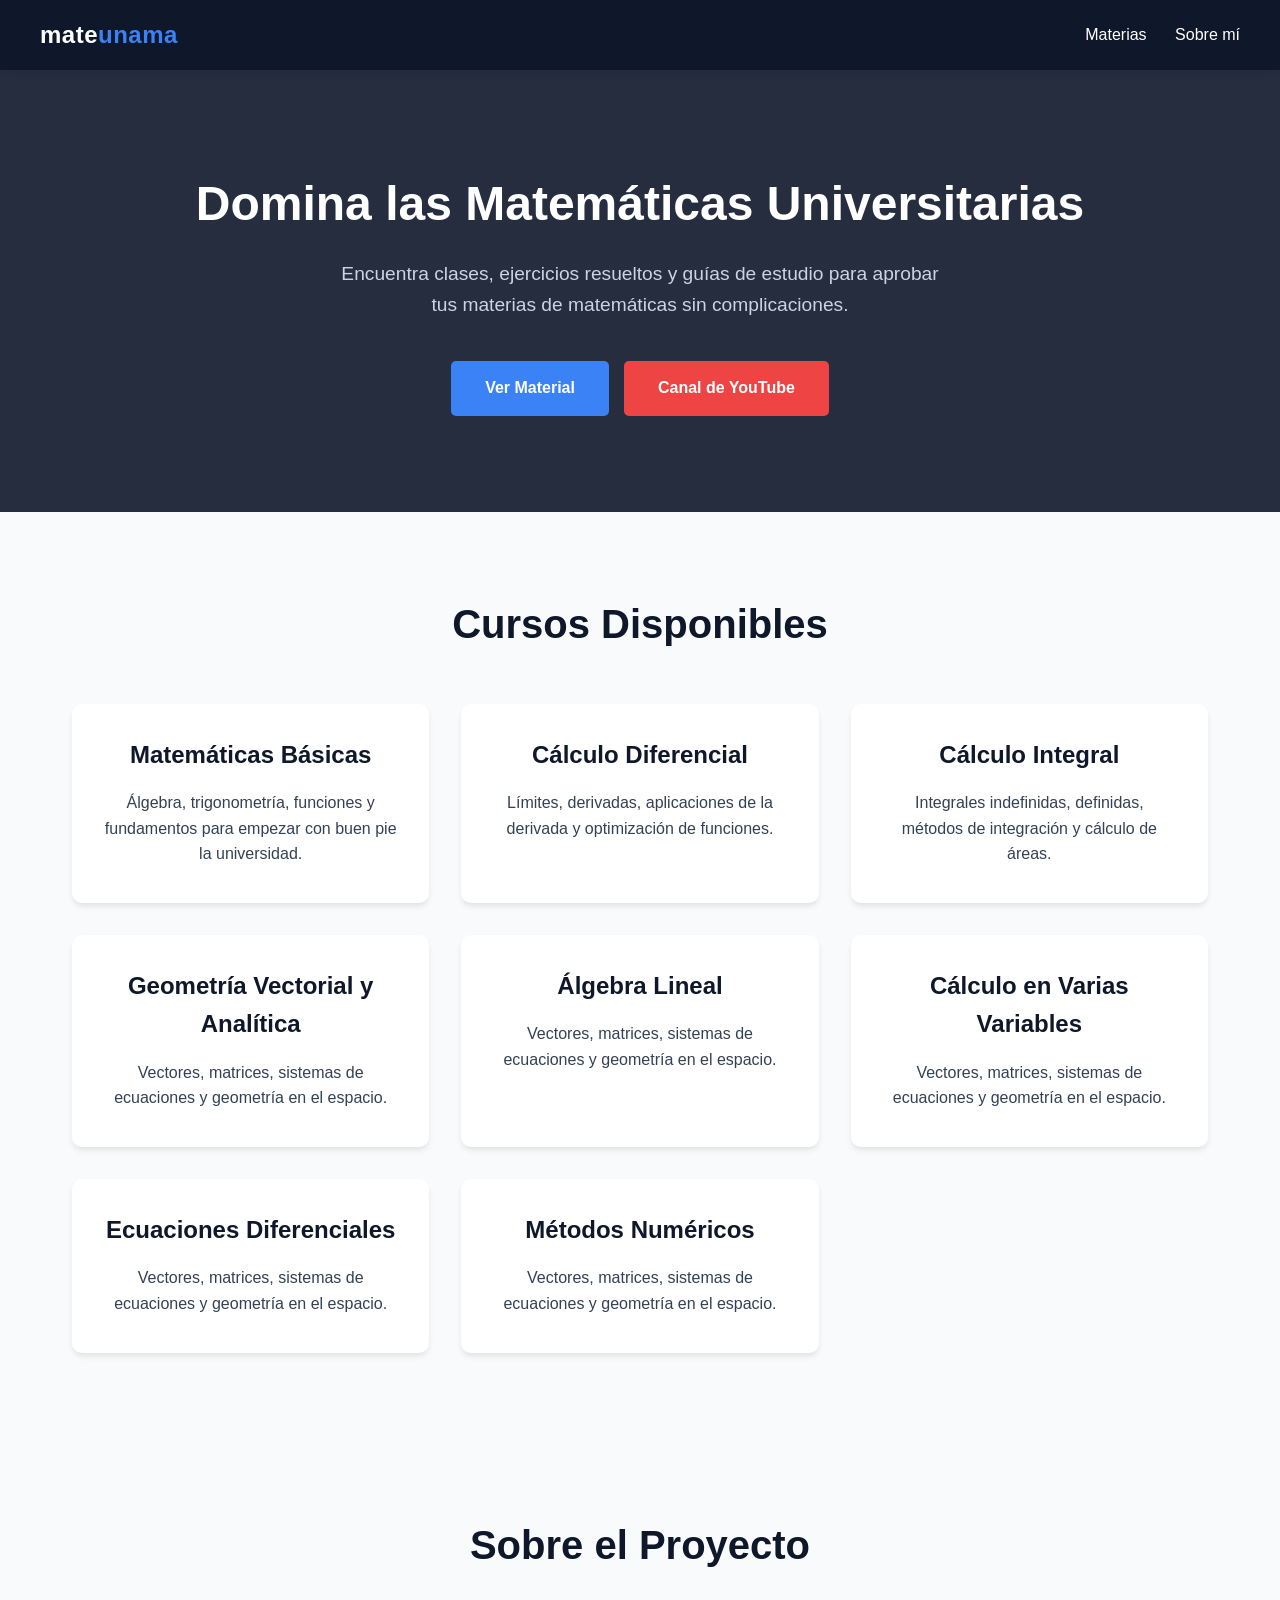
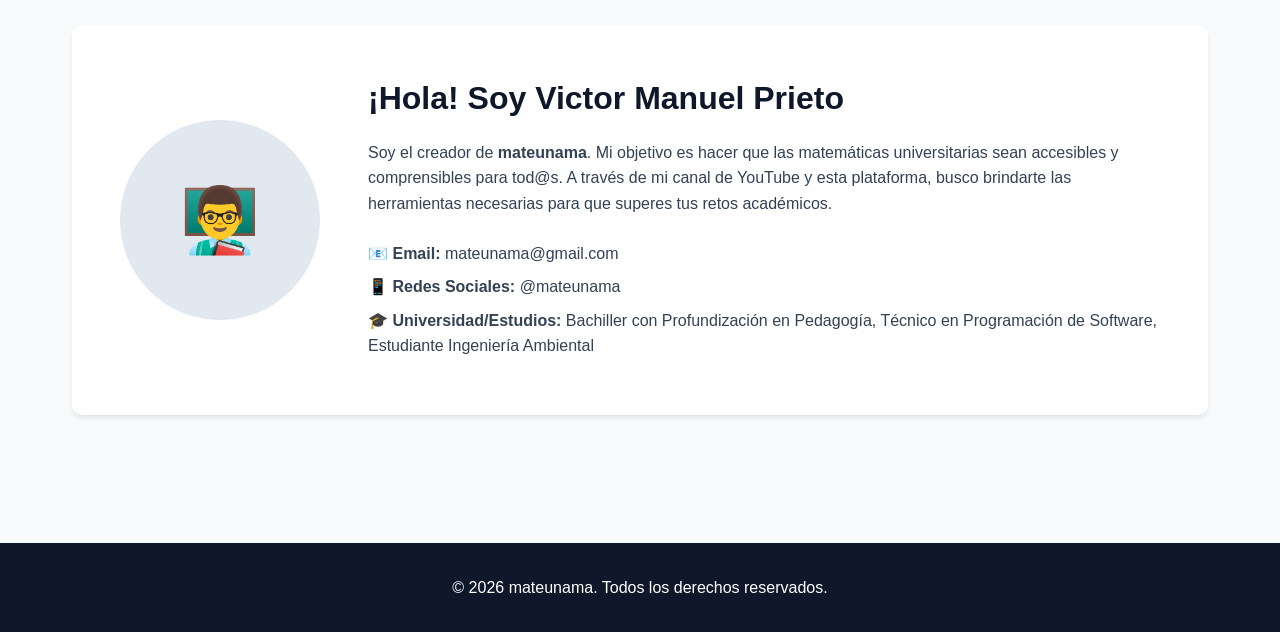
<file: index.html>
<!DOCTYPE html>
<html lang="es">

<head>
    <meta charset="UTF-8">
    <meta name="viewport" content="width=device-width, initial-scale=1.0">
    <title>mateunama - Apoyo Universitario</title>
    <link rel="stylesheet" href="./css/index.css">
</head>

<body>

    <header>
        <nav>
            <a href="#" class="logo">mate<span>unama</span></a>
            <div class="menu">
                <a href="#materias">Materias</a>
                <a href="#sobre-mi">Sobre mí</a>
            </div>
        </nav>
    </header>

    <section id="inicio" class="hero">
        <h1>Domina las Matemáticas Universitarias</h1>
        <p>Encuentra clases, ejercicios resueltos y guías de estudio para aprobar tus materias de matemáticas sin
            complicaciones.</p>
        <div class="btn-group">
            <a href="#materias" class="btn">Ver Material</a>
            <a href="https://www.youtube.com/@mateunama" class="btn btn-youtube" target="_blank">Canal de YouTube</a>
        </div>
    </section>

    <section id="materias" class="seccion">
        <h2 class="titulo-seccion">Cursos Disponibles</h2>

        <div class="grid-materias">
            <a href="./materias/matematicas-basicas.html" class="tarjeta-materia">
                <h3>Matemáticas Básicas</h3>
                <p>Álgebra, trigonometría, funciones y fundamentos para empezar con buen pie la universidad.</p>
            </a>

            <a href="calculo-diferencial.html" class="tarjeta-materia">
                <h3>Cálculo Diferencial</h3>
                <p>Límites, derivadas, aplicaciones de la derivada y optimización de funciones.</p>
            </a>

            <a href="calculo-integral.html" class="tarjeta-materia">
                <h3>Cálculo Integral</h3>
                <p>Integrales indefinidas, definidas, métodos de integración y cálculo de áreas.</p>
            </a>

            <a href="geometria.html" class="tarjeta-materia">
                <h3>Geometría Vectorial y Analítica</h3>
                <p>Vectores, matrices, sistemas de ecuaciones y geometría en el espacio.</p>
            </a>

            <a href="algebra.html" class="tarjeta-materia">
                <h3>Álgebra Lineal</h3>
                <p>Vectores, matrices, sistemas de ecuaciones y geometría en el espacio.</p>
            </a>

            <a href="calculo-varias.html" class="tarjeta-materia">
                <h3>Cálculo en Varias Variables</h3>
                <p>Vectores, matrices, sistemas de ecuaciones y geometría en el espacio.</p>
            </a>

            <a href="ED.html" class="tarjeta-materia">
                <h3>Ecuaciones Diferenciales</h3>
                <p>Vectores, matrices, sistemas de ecuaciones y geometría en el espacio.</p>
            </a>

            <a href="metodos.html" class="tarjeta-materia">
                <h3>Métodos Numéricos</h3>
                <p>Vectores, matrices, sistemas de ecuaciones y geometría en el espacio.</p>
            </a>
        </div>
    </section>

    <section id="sobre-mi" class="seccion">
        <h2 class="titulo-seccion">Sobre el Proyecto</h2>

        <div class="sobre-mi">
            <div class="perfil-img">👨‍🏫</div>

            <div class="perfil-info">
                <h3>¡Hola! Soy Victor Manuel Prieto</h3>
                <p>Soy el creador de <strong>mateunama</strong>. Mi objetivo es hacer que las matemáticas universitarias
                    sean accesibles y comprensibles para tod@s. A través de mi canal de YouTube y esta plataforma, busco
                    brindarte las herramientas necesarias para que superes tus retos académicos.</p>

                <ul class="contacto-lista">
                    <li>📧 <strong>Email:</strong> mateunama@gmail.com</li>
                    <li>📱 <strong>Redes Sociales:</strong> @mateunama</li>
                    <li>🎓 <strong>Universidad/Estudios:</strong> Bachiller con Profundización en Pedagogía, Técnico
                        en Programación de Software, Estudiante Ingeniería Ambiental
                    </li>
                </ul>
            </div>
        </div>
    </section>

    <footer>
        <p>&copy; 2026 mateunama. Todos los derechos reservados.</p>
    </footer>

</body>

</html>
</file>
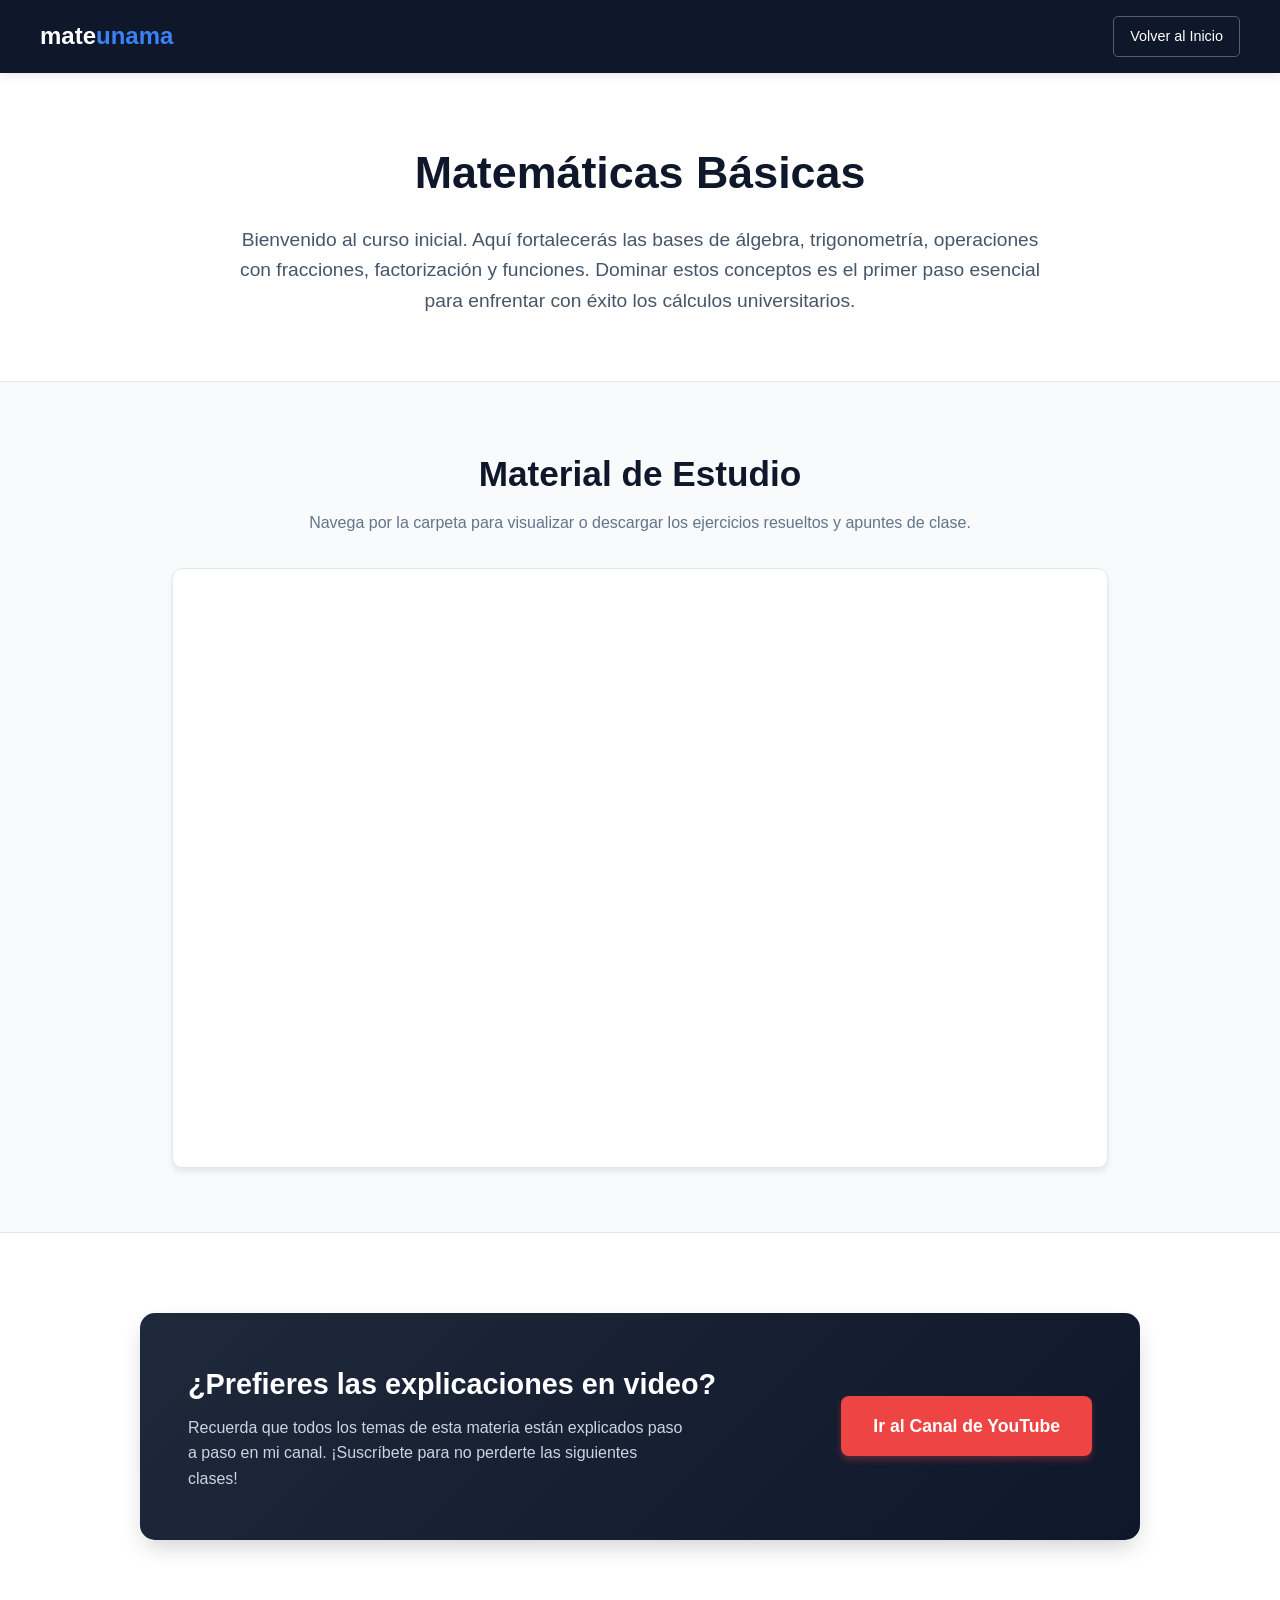
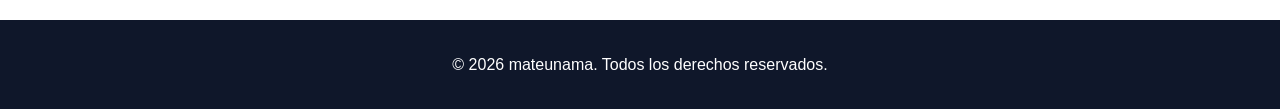
<file: materias/matematicas-basicas.html>
<!DOCTYPE html>
<html lang="es">

<head>
    <meta charset="UTF-8">
    <meta name="viewport" content="width=device-width, initial-scale=1.0">
    <title>Matemáticas Básicas - mateunama</title>
    <link rel="stylesheet" href="../css/materias/matematicas-basicas.css">
</head>

<body>

    <header>
        <nav>
            <a href="../index.html" class="logo">mate<span>unama</span></a>
            <a href="../index.html" class="btn-volver">Volver al Inicio</a>
        </nav>
    </header>

    <section class="curso-hero">
        <div class="contenedor">
            <h1>Matemáticas Básicas</h1>
            <p class="descripcion-curso">
                Bienvenido al curso inicial. Aquí fortalecerás las bases de álgebra, trigonometría, operaciones con
                fracciones, factorización y funciones. Dominar estos conceptos es el primer paso esencial para enfrentar
                con éxito los cálculos universitarios.
            </p>
        </div>
    </section>

    <section class="seccion-drive">
        <div class="contenedor">
            <h2 class="titulo-seccion">Material de Estudio</h2>
            <p class="texto-instruccion">Navega por la carpeta para visualizar o descargar los ejercicios resueltos y
                apuntes de clase.</p>

            <div class="drive-contenedor">
                <iframe src="https://drive.google.com/embeddedfolderview?id=1f_ANPyR3zze868gQXdPsavzbNgohKjYH#grid"
                    width="100%" height="100%" frameborder="0"></iframe>
            </div>
        </div>
    </section>

    <section class="seccion-youtube">
        <div class="contenedor contenido-youtube">
            <div class="texto-youtube">
                <h2>¿Prefieres las explicaciones en video?</h2>
                <p>Recuerda que todos los temas de esta materia están explicados paso a paso en mi canal. ¡Suscríbete
                    para no perderte las siguientes clases!</p>
            </div>
            <a href="https://www.youtube.com/@mateunama" target="_blank" class="btn-youtube-grande">
                Ir al Canal de YouTube
            </a>
        </div>
    </section>

    <footer>
        <p>&copy; 2026 mateunama. Todos los derechos reservados.</p>
    </footer>

</body>

</html>
</file>
<file: css/index.css>
/* --- VARIABLES DE COLOR --- */
:root {
    --color-principal: #0f172a;
    /* Azul oscuro */
    --color-secundario: #3b82f6;
    /* Azul brillante */
    --color-fondo: #f8fafc;
    --color-texto: #334155;
}

/* --- ESTILOS GENERALES Y RESETS --- */
* {
    margin: 0;
    padding: 0;
    box-sizing: border-box;
    font-family: 'Segoe UI', Tahoma, Geneva, Verdana, sans-serif;
    scroll-behavior: smooth;
}

body {
    background-color: var(--color-fondo);
    color: var(--color-texto);
    line-height: 1.6;
}

/* --- BARRA DE NAVEGACIÓN --- */
header {
    background-color: var(--color-principal);
    padding: 1rem 2rem;
    position: sticky;
    top: 0;
    z-index: 100;
    box-shadow: 0 2px 10px rgba(0, 0, 0, 0.1);
}

nav {
    display: flex;
    justify-content: space-between;
    align-items: center;
    max-width: 1200px;
    margin: 0 auto;
}

.logo {
    color: white;
    font-size: 1.5rem;
    font-weight: bold;
    text-decoration: none;
    letter-spacing: 0.5px;
}

.logo span {
    color: var(--color-secundario);
}

.menu a {
    color: white;
    text-decoration: none;
    margin-left: 1.5rem;
    font-weight: 500;
    transition: color 0.3s;
}

.menu a:hover {
    color: var(--color-secundario);
}

/* --- SECCIÓN HERO (BIENVENIDA) --- */
.hero {
    background: linear-gradient(rgba(15, 23, 42, 0.9), rgba(15, 23, 42, 0.9)), url('https://images.unsplash.com/photo-1635070041078-e363dbe005cb?ixlib=rb-4.0.3&auto=format&fit=crop&w=1000&q=80') center/cover;
    color: white;
    text-align: center;
    padding: 6rem 2rem;
}

.hero h1 {
    font-size: 3rem;
    margin-bottom: 1rem;
}

.hero p {
    font-size: 1.2rem;
    max-width: 600px;
    margin: 0 auto 2.5rem;
    color: #cbd5e1;
}

/* --- CONTENEDOR Y ESTILOS DE BOTONES --- */
.btn-group {
    display: flex;
    justify-content: center;
    align-items: center;
    gap: 15px;
    /* Controla la separación limpia entre botones */
    max-width: 600px;
    margin: 0 auto;
}

.btn {
    display: inline-block;
    background-color: var(--color-secundario);
    color: white;
    padding: 0.8rem 2rem;
    text-decoration: none;
    border-radius: 5px;
    font-weight: bold;
    transition: background-color 0.3s, transform 0.2s;
    white-space: nowrap;
    /* Evita que el texto se rompa en dos líneas */
    border: 2px solid transparent;
}

.btn:hover {
    background-color: #2563eb;
    transform: translateY(-2px);
}

.btn-youtube {
    background-color: #ef4444;
    /* Rojo clásico de YouTube */
}

.btn-youtube:hover {
    background-color: #dc2626;
}

/* --- SECCIONES GENERALES --- */
.seccion {
    padding: 5rem 2rem;
    max-width: 1200px;
    margin: 0 auto;
}

.titulo-seccion {
    text-align: center;
    font-size: 2.5rem;
    margin-bottom: 3rem;
    color: var(--color-principal);
}

/* --- CUADRÍCULA DE MATERIAS --- */
.grid-materias {
    display: grid;
    grid-template-columns: repeat(auto-fit, minmax(280px, 1fr));
    gap: 2rem;
}

.tarjeta-materia {
    background-color: white;
    padding: 2rem;
    border-radius: 10px;
    text-align: center;
    box-shadow: 0 4px 6px -1px rgba(0, 0, 0, 0.1);
    transition: transform 0.3s, box-shadow 0.3s;
    text-decoration: none;
    color: var(--color-texto);
    display: block;
    border-bottom: 4px solid transparent;
}

.tarjeta-materia:hover {
    transform: translateY(-5px);
    box-shadow: 0 10px 15px -3px rgba(0, 0, 0, 0.1);
    border-bottom: 4px solid var(--color-secundario);
}

.tarjeta-materia h3 {
    font-size: 1.5rem;
    margin-bottom: 1rem;
    color: var(--color-principal);
}

/* --- SECCIÓN SOBRE MÍ --- */
.sobre-mi {
    background-color: white;
    border-radius: 10px;
    padding: 3rem;
    box-shadow: 0 4px 6px -1px rgba(0, 0, 0, 0.1);
    display: flex;
    align-items: center;
    gap: 3rem;
}

.perfil-img {
    width: 200px;
    height: 200px;
    background-color: #e2e8f0;
    border-radius: 50%;
    display: flex;
    align-items: center;
    justify-content: center;
    font-size: 4rem;
    color: #94a3b8;
    flex-shrink: 0;
}

.perfil-info h3 {
    font-size: 2rem;
    color: var(--color-principal);
    margin-bottom: 1rem;
}

.contacto-lista {
    list-style: none;
    margin-top: 1.5rem;
}

.contacto-lista li {
    margin-bottom: 0.5rem;
}

/* --- PIE DE PÁGINA (FOOTER) --- */
footer {
    background-color: var(--color-principal);
    color: white;
    text-align: center;
    padding: 2rem;
    margin-top: 3rem;
}

/* --- DISEÑO RESPONSIVO (TABLETS Y PANTALLAS MEDIANAS) --- */
@media (max-width: 768px) {
    .hero {
        padding: 4rem 1.5rem;
    }

    .hero h1 {
        font-size: 2.2rem;
    }

    .sobre-mi {
        flex-direction: column;
        text-align: center;
    }

    .menu {
        display: none;
        /* Oculta el menú simple de escritorio en pantallas pequeñas */
    }
}

/* --- DISEÑO RESPONSIVO EXCLUSIVO PARA MÓVILES (BOTONES PERFECTOS) --- */
@media (max-width: 576px) {
    .btn-group {
        flex-direction: column;
        /* Apila un botón arriba del otro */
        gap: 12px;
        width: 100%;
        padding: 0 1rem;
    }

    .btn {
        width: 100%;
        /* Ocupan todo el ancho disponible del contenedor */
        max-width: 320px;
        /* Evita que se estiren de más en pantallas medianas */
        text-align: center;
    }
}
</file>
<file: css/materias/matematicas-basicas.css>
/* --- VARIABLES --- */
:root {
    --color-principal: #0f172a;
    --color-secundario: #3b82f6;
    --color-fondo: #f8fafc;
    --color-texto: #334155;
    --rojo-youtube: #ef4444;
}

/* --- ESTILOS GENERALES --- */
* {
    margin: 0;
    padding: 0;
    box-sizing: border-box;
    font-family: 'Segoe UI', Tahoma, Geneva, Verdana, sans-serif;
}

body {
    background-color: var(--color-fondo);
    color: var(--color-texto);
    line-height: 1.6;
}

.contenedor {
    max-width: 1000px;
    /* Un poco más estrecho para facilitar la lectura */
    margin: 0 auto;
    padding: 0 2rem;
}

.titulo-seccion {
    text-align: center;
    font-size: 2.2rem;
    color: var(--color-principal);
    margin-bottom: 0.5rem;
}

/* --- NAVEGACIÓN --- */
header {
    background-color: var(--color-principal);
    padding: 1rem 2rem;
    position: sticky;
    top: 0;
    z-index: 100;
    box-shadow: 0 2px 10px rgba(0, 0, 0, 0.1);
}

nav {
    display: flex;
    justify-content: space-between;
    align-items: center;
    max-width: 1200px;
    margin: 0 auto;
}

.logo {
    color: white;
    font-size: 1.5rem;
    font-weight: bold;
    text-decoration: none;
}

.logo span {
    color: var(--color-secundario);
}

.btn-volver {
    color: white;
    text-decoration: none;
    font-weight: 500;
    font-size: 0.9rem;
    padding: 0.5rem 1rem;
    border: 1px solid rgba(255, 255, 255, 0.3);
    border-radius: 5px;
    transition: background-color 0.3s;
}

.btn-volver:hover {
    background-color: rgba(255, 255, 255, 0.1);
}

/* --- SECCIÓN DESCRIPCIÓN (HERO DEL CURSO) --- */
.curso-hero {
    background-color: white;
    padding: 4rem 0;
    text-align: center;
    border-bottom: 1px solid #e2e8f0;
}

.curso-hero h1 {
    font-size: 2.8rem;
    color: var(--color-principal);
    margin-bottom: 1rem;
}

.descripcion-curso {
    font-size: 1.2rem;
    color: #475569;
    max-width: 800px;
    margin: 0 auto;
}

/* --- SECCIÓN DRIVE --- */
.seccion-drive {
    padding: 4rem 0;
}

.texto-instruccion {
    text-align: center;
    margin-bottom: 2rem;
    color: #64748b;
}

/* Contenedor clave para que el Drive sea responsive */
.drive-contenedor {
    position: relative;
    width: 100%;
    height: 600px;
    /* Altura fija para visualización cómoda en PC */
    background-color: white;
    border-radius: 10px;
    box-shadow: 0 4px 6px -1px rgba(0, 0, 0, 0.1);
    overflow: hidden;
    /* Evita que el iframe se salga de los bordes redondeados */
    border: 1px solid #e2e8f0;
}

.drive-contenedor iframe {
    position: absolute;
    top: 0;
    left: 0;
    width: 100%;
    height: 100%;
}

/* --- SECCIÓN YOUTUBE --- */
.seccion-youtube {
    background-color: white;
    padding: 5rem 0;
    border-top: 1px solid #e2e8f0;
}

.contenido-youtube {
    display: flex;
    justify-content: space-between;
    align-items: center;
    background: linear-gradient(135deg, #1e293b 0%, #0f172a 100%);
    padding: 3rem;
    border-radius: 15px;
    color: white;
    box-shadow: 0 10px 25px -5px rgba(0, 0, 0, 0.2);
}

.texto-youtube h2 {
    font-size: 1.8rem;
    margin-bottom: 0.5rem;
}

.texto-youtube p {
    color: #cbd5e1;
    max-width: 500px;
}

.btn-youtube-grande {
    display: inline-block;
    background-color: var(--rojo-youtube);
    color: white;
    padding: 1rem 2rem;
    text-decoration: none;
    border-radius: 8px;
    font-weight: bold;
    font-size: 1.1rem;
    white-space: nowrap;
    transition: background-color 0.3s, transform 0.2s;
    box-shadow: 0 4px 6px rgba(239, 68, 68, 0.3);
}

.btn-youtube-grande:hover {
    background-color: #dc2626;
    transform: translateY(-3px);
}

/* --- FOOTER --- */
footer {
    background-color: var(--color-principal);
    color: white;
    text-align: center;
    padding: 2rem;
}

/* --- RESPONSIVO PARA MÓVILES --- */
@media (max-width: 768px) {
    .curso-hero h1 {
        font-size: 2.2rem;
    }

    .descripcion-curso {
        font-size: 1.1rem;
    }

    .contenido-youtube {
        flex-direction: column;
        text-align: center;
        gap: 2rem;
        padding: 2rem 1.5rem;
    }

    .texto-youtube p {
        margin: 0 auto;
    }

    .btn-youtube-grande {
        width: 100%;
    }

    /* Reducimos la altura del visor de Drive en celulares para que quepa en pantalla */
    .drive-contenedor {
        height: 450px;
    }
}
</file>
